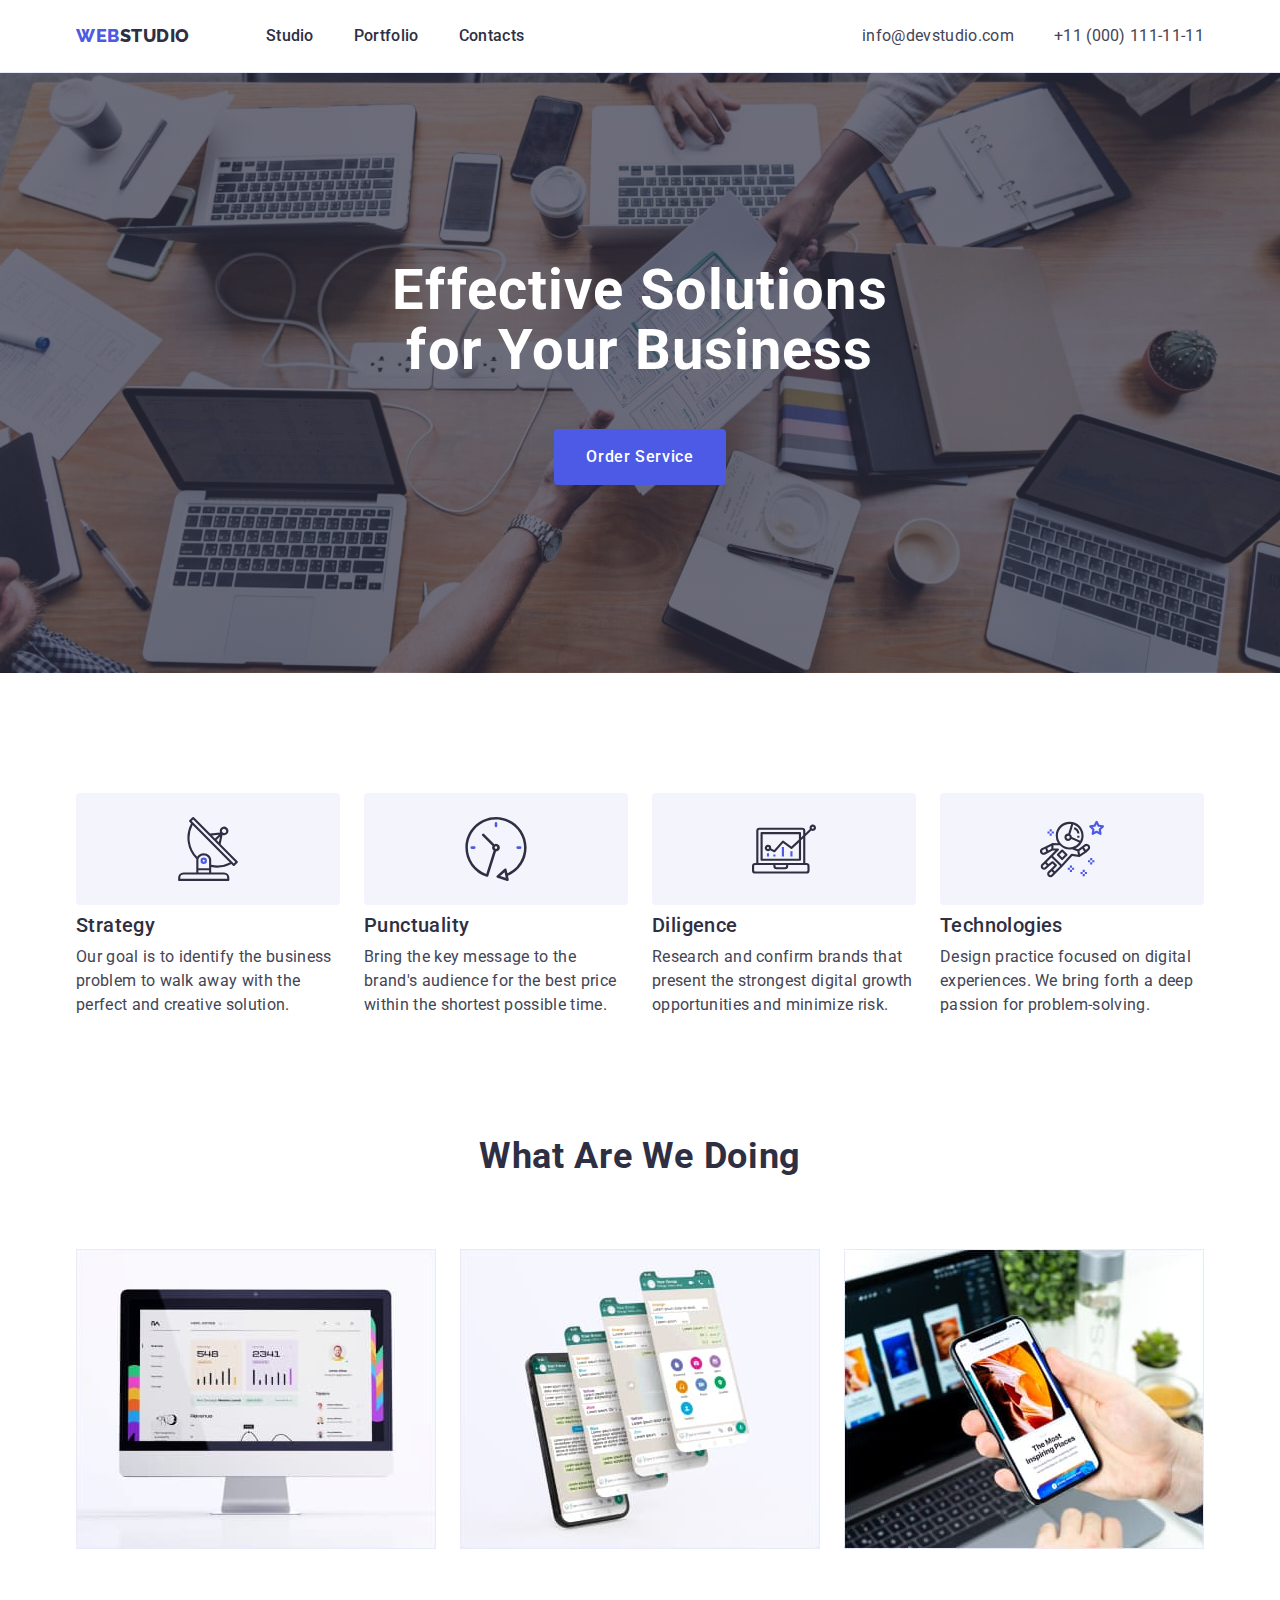
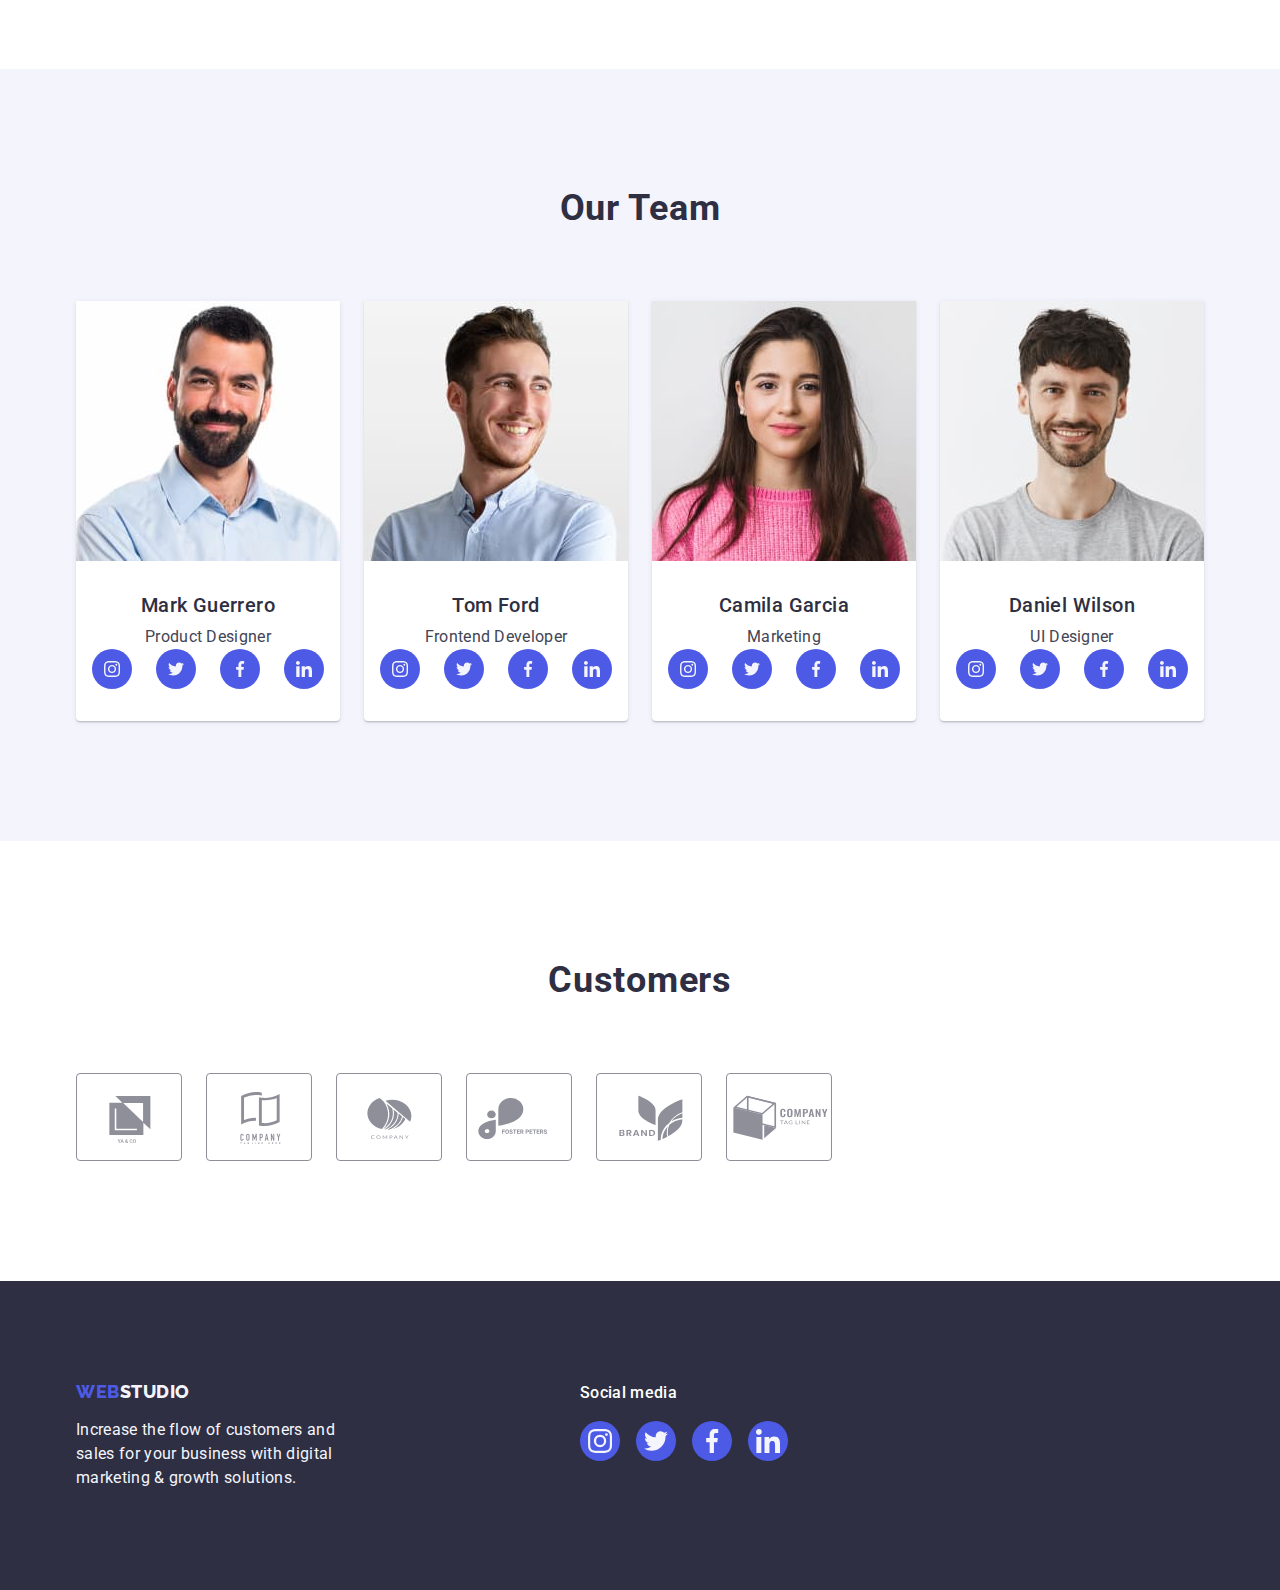
<file: index.html>
<!DOCTYPE html>
<html lang="en">

<head>
  <meta charset="UTF-8"/>
  <meta http-equiv="X-UA-Compatible" content="IE=edge"/>
  <meta name="viewport" content="width=device-width, initial-scale=1.0"/>
  <title>WebStudio</title>
  <link rel="preconnect" href="https://fonts.googleapis.com">
  <link rel="preconnect" href="https://fonts.gstatic.com" crossorigin>
  <link href="https://fonts.googleapis.com/css2?family=Raleway:wght@800&family=Roboto:wght@400;500;700;900&display=swap"
    rel="stylesheet">
  <link rel="stylesheet" href="https://cdnjs.cloudflare.com/ajax/libs/modern-normalize/1.1.0/modern-normalize.min.css">
  <link rel="stylesheet" href="./css/styles.css">
</head>

<body>
  <!-- Header -->
  <header class="header">
    <!-- Navigation -->
    <div class="navigation container">
      <nav class="nav-menu">
        <a href="./index.html" class="logo link">Web<span class="logo-header">Studio</span></a>
        <ul class="nav-list list">
          <li class="nav-list-item"><a href="./index.html" class="nav-link link">Studio</a></li>
          <li class="nav-list-item"><a href="./portfolio.html" class="nav-link link">Portfolio</a></li>
          <li class="nav-list-item"><a href="" class="nav-link link">Contacts</a></li>
        </ul>
      </nav>
      <!-- Contacts -->
      <address class="contacts">
        <ul class="contacts-list list">
          <li class="contacts-list-item"><a href="mailto:info@devstudio.com"
              class="contact-link link">info@devstudio.com</a></li>
          <li class="contacts-list-item"><a href="tel:+110001111111" class="contact-link link">+11 (000) 111-11-11</a>
          </li>
        </ul>
      </address>
    </div>
  </header>
  
  <!-- Main content -->
  <main>
    <!-- Hero -->
    <section class="hero">
      <div class="container">
        <h1 class="hero-title">Effective Solutions for Your Business</h1>
        <button type="button" class="hero-button">Order Service</button>
      </div>
    </section>
       <!-- Our benefits  -->
    <section class="section-benefits">
      <div class="container">
        <h2 class="section-title visually-hidden">Our benefits</h2>
        <ul class="benefits-list list">
          <li class="benefits-item">
                     
            <div class="bg-benefits-icon"> <svg class="features-icon" width="64" height="64">
              <use href="./images/icon.svg#icon-antenna-1"></use>
            </svg></div>
          
            <h3 class="benefit-title">Strategy</h3>
            <p class="benefit-text">
              Our goal is to identify the business problem to walk away with the
              perfect and creative solution.
            </p>
          </li>
          <li class="benefits-item">
            <div class="bg-benefits-icon"> <svg class="features-icon" width="64" height="64">
              <use href="./images/icon.svg#icon-clock-1"></use>
            </svg></div>

            <h3 class="benefit-title">Punctuality</h3>
            <p class="benefit-text">
              Bring the key message to the brand's audience for the best price
              within the shortest possible time.
            </p>
          </li>
          <li class="benefits-item">
            <div class="bg-benefits-icon"> <svg class="features-icon" width="64" height="64">
              <use href="./images/icon.svg#icon-diagram-1"></use>
            </svg></div>

            <h3 class="benefit-title">Diligence</h3>
            <p class="benefit-text">
              Research and confirm brands that present the strongest digital
              growth opportunities and minimize risk.
            </p>
          </li>
          <li class="benefits-item">
            <div class="bg-benefits-icon"> <svg class="features-icon" width="64" height="64">
              <use href="./images/icon.svg#icon-astronaut-1"></use>
            </svg></div>
            <h3 class="benefit-title">Technologies</h3>
            <p class="benefit-text">
              Design practice focused on digital experiences. We bring forth a
              deep passion for problem-solving.
            </p>
          </li>
        </ul>
      </div>
    </section>
    <!-- What are we doing -->
    <section class="section-work">
      <div class="container">
        <h2 class="section-title">What are we doing</h2>
        <ul class="work-list list">
          <li class="work-list-item">
            <img
                src="./images/what-are-we-doing/img-monitor.jpg"
                alt="website on a computer monitor"
                width="360"
                height="300"
              />
           </li>
          <li class="work-list-item">
            <img src="./images/what-are-we-doing/img-application.jpg" alt="application for smartphone" width="360" height="300" />
          </li>
          <li class="work-list-item">
            <img src="./images/what-are-we-doing/img-mobile-version.jpg" alt="mobile version of the website" width="360" height="300" />
          </li>
        </ul>
      </div>
    </section>
   <!-- Our Team -->
    <section class="section-team">
      <div class="container">
        <h2 class="section-title">Our Team</h2>
        <ul class="team-list list">
          <li class="team-item">
            <img src="./images/our-team/img-mark-guerrero.jpg"
              alt="A smiling man with dark hair, a short haircut and a thick beard with a mustache" width="264" height="260" />
            <div class="team-card-content">
              <h3 class="item-team-title">Mark Guerrero</h3>
              <p class="item-team-text">Product Designer</p>
              <ul class="social-list list">
                <li class="social-list-item">
                  <a class="social-link" href="" target="_blank" rel="noopener noreferrer" aria-label="Instagram icon">
                    <svg class="social-icon" width="16" height="16">
                      <use href="./images/icons.svg#icon-instagram"></use>
                    </svg>
                  </a>
                </li>
                <li class="social-list-item">
                  <a class="social-link" href="" target="_blank" rel="noopener noreferrer" aria-label="Twitter icon">
                    <svg class="social-icon" width="16" height="16">
                      <use href="./images/icons.svg#icon-twitter"></use>
                    </svg>
                  </a>
                </li>
                <li class="social-list-item">
                  <a class="social-link" href="" target="_blank" rel="noopener noreferrer" aria-label="Facebook icon">
                    <svg class="social-icon" width="16" height="16">
                      <use href="./images/icons.svg#icon-facebook"></use>
                    </svg>
                  </a>
                </li>
                <li class="social-list-item">
                  <a class="social-link" href="" target="_blank" rel="noopener noreferrer" aria-label="Linkedin icon">
                    <svg class="social-icon" width="16" height="16">
                      <use href="./images/icons.svg#icon-linkedin"></use>
                    </svg>
                  </a>
                </li>
              </ul>
            </div>
          </li>
          <li class="team-item">
            <img src="./images/our-team/img-tom-ford.jpg"
              alt="Smiling man with blond hair, a short haircut that is combed back and a beard with a mustache"
              width="264" height="260" />
            <div class="team-card-content">
              <h3 class="item-team-title">Tom Ford</h3>
              <p class="item-team-text">Frontend Developer</p>
              <ul class="social-list list">
                <li class="social-list-item">
                  <a class="social-link" href="" target="_blank" rel="noopener noreferrer" aria-label="Instagram icon">
                    <svg class="social-icon" width="16" height="16">
                      <use href="./images/icons.svg#icon-instagram"></use>
                    </svg>
                  </a>
                </li>
                <li class="social-list-item">
                  <a class="social-link" href="" target="_blank" rel="noopener noreferrer" aria-label="Twitter icon">
                    <svg class="social-icon" width="16" height="16">
                      <use href="./images/icons.svg#icon-twitter"></use>
                    </svg>
                  </a>
                </li>
                <li class="social-list-item">
                  <a class="social-link" href="" target="_blank" rel="noopener noreferrer" aria-label="Facebook icon">
                    <svg class="social-icon" width="16" height="16">
                      <use href="./images/icons.svg#icon-facebook"></use>
                    </svg>
                  </a>
                </li>
                <li class="social-list-item">
                  <a class="social-link" href="" target="_blank" rel="noopener noreferrer" aria-label="Linkedin icon">
                    <svg class="social-icon" width="16" height="16">
                      <use href="./images/icons.svg#icon-linkedin"></use>
                    </svg>
                  </a>
                </li>
              </ul>
            </div>
          </li>
          <li class="team-item">
            <img src="./images/our-team/img-camila-garcia.jpg" alt="Smiling woman with dark, long, straight hair"
              width="264" height="260" />
            <div class="team-card-content">
              <h3 class="item-team-title">Camila Garcia</h3>
              <p class="item-team-text">Marketing</p>

              <ul class="social-list list">
                <li class="social-list-item">
                  <a class="social-link" href="" target="_blank" rel="noopener noreferrer" aria-label="Instagram icon">
                    <svg class="social-icon" width="16" height="16">
                      <use href="./images/icons.svg#icon-instagram"></use>
                    </svg>
                  </a>
                </li>
                <li class="social-list-item">
                  <a class="social-link" href="" target="_blank" rel="noopener noreferrer" aria-label="Twitter icon">
                    <svg class="social-icon" width="16" height="16">
                      <use href="./images/icons.svg#icon-twitter"></use>
                    </svg>
                  </a>
                </li>
                <li class="social-list-item">
                  <a class="social-link" href="" target="_blank" rel="noopener noreferrer" aria-label="Facebook icon">
                    <svg class="social-icon" width="16" height="16">
                      <use href="./images/icons.svg#icon-facebook"></use>
                    </svg>
                  </a>
                </li>
                <li class="social-list-item">
                  <a class="social-link" href="" target="_blank" rel="noopener noreferrer" aria-label="Linkedin icon">
                    <svg class="social-icon" width="16" height="16">
                      <use href="./images/icons.svg#icon-linkedin"></use>
                    </svg>
                  </a>
                </li>
              </ul>
            </div>
          </li>
          <li class="team-item">
            <img src="./images/our-team/img-daniel-wilson.jpg"
              alt="A smiling man with short dark hair and a short beard with a mustache" width="264" height="260" />
            <div class="team-card-content">
              <h3 class="item-team-title">Daniel Wilson</h3>
              <p class="item-team-text">UI Designer</p> 

              <ul class="social-list list">
                <li class="social-list-item">
                  <a class="social-link" href="" target="_blank" rel="noopener noreferrer" aria-label="Instagram icon">
                    <svg class="social-icon" width="16" height="16">
                      <use href="./images/icons.svg#icon-instagram"></use>
                    </svg>
                  </a>
                </li>
                <li class="social-list-item">
                  <a class="social-link" href="" target="_blank" rel="noopener noreferrer" aria-label="Twitter icon">
                    <svg class="social-icon" width="16" height="16">
                      <use href="./images/icons.svg#icon-twitter"></use>
                    </svg>
                  </a>
                </li>
                <li class="social-list-item">
                  <a class="social-link" href="" target="_blank" rel="noopener noreferrer" aria-label="Facebook icon">
                    <svg class="social-icon" width="16" height="16">
                      <use href="./images/icons.svg#icon-facebook"></use>
                    </svg>
                  </a>
                </li>
                <li class="social-list-item">
                  <a class="social-link" href="" target="_blank" rel="noopener noreferrer" aria-label="Linkedin icon">
                    <svg class="social-icon" width="16" height="16">
                      <use href="./images/icons.svg#icon-linkedin"></use>
                    </svg>
                  </a>
                </li>
              </ul>
            </div>
          </li>
        </ul>
      </div>
    </section>
     <!-- Customers -->
     <section class="section-customers">
      <div class="container">
        <h2 class="section-title">Customers</h2>
        <ul class="customers-list list">
          <li class="customers-item"><a class="customers-link link" href="" target="_blank" rel="noreferrer noopener"
              aria-label="YA & CO icon">
              <svg class="customers-icon" width="104" height="56">
                <use href="./images/icons.svg#icon-company-logo-1"></use>
              </svg>
            </a></li>
          <li class="customers-item"><a class="customers-link link" href="" target="_blank" rel="noreferrer noopener"
              aria-label="Company Tagline Here icon"><svg class="customers-icon" width="104" height="56">
                <use href="./images/icons.svg#icon-company-logo-2"></use>
              </svg></a></li>

          <li class="customers-item"><a class="customers-link link" href="" target="_blank" rel="noreferrer noopener"
              aria-label="Company icon"><svg class="customers-icon" width="104" height="56">
                <use href="./images/icons.svg#icon-company-logo-3"></use>
              </svg></a></li>

          <li class="customers-item"><a class="customers-link link" href="" target="_blank" rel="noreferrer noopener"
              aria-label="Foster Peters icon"><svg class="customers-icon" width="104" height="56">
                <use href="./images/icons.svg#icon-company-logo-4"></use>
              </svg></a></li>

          <li class="customers-item"><a class="customers-link link" href="" target="_blank" rel="noreferrer noopener"
              aria-label="Brand icon"><svg class="customers-icon" width="104" height="56">
                <use href="./images/icons.svg#icon-company-logo-5"></use>
              </svg></a></li>

          <li class="customers-item"><a class="customers-link link" href="" target="_blank" rel="noreferrer noopener"
              aria-label="Company Tag Line icon"><svg class="customers-icon" width="104" height="56">
                <use href="./images/icons.svg#icon-company-logo-6"></use>
              </svg></a></li>
        </ul>
      </div>
    </section>
 </main>
 <!-- Footer -->
 <footer class="footer">
  <div class="container">
    <div class="footer-logo-text">
      <a href="./index.html" class="logo link"
        >Web<span class="logo-footer">Studio</span></a
      >
      <p class="footer-text">
        Increase the flow of customers and sales for your business with
        digital marketing &#38; growth solutions.
      </p>
    </div>
    <div>
      <p class="footer-social-text">Social media</p>
      
      <ul class="social-list list">
        <li class="social-list-item">
          <a
            class="social-link"
            href=""
            target="_blank"
            rel="noopener noreferrer"
            aria-label="Instagram icon"
            ><svg class="social-icon" width="24" height="24">
              <use href="./images/icons.svg#icon-instagram"></use></svg
          ></a>
        </li>
        <li class="social-list-item">
          <a
            class="social-link"
            href=""
            target="_blank"
            rel="noopener noreferrer"
            aria-label="Twitter icon"
            ><svg class="social-icon" width="24" height="24">
              <use href="./images/icons.svg#icon-twitter"></use></svg
          ></a>
        </li>
        <li class="social-list-item">
          <a
            class="social-link"
            href=""
            target="_blank"
            rel="noopener noreferrer"
            aria-label="Facebook icon"
            ><svg class="social-icon" width="24" height="24">
              <use href="./images/icons.svg#icon-facebook"></use></svg
          ></a>
        </li>
        <li class="social-list-item">
          <a
            class="social-link"
            href=""
            target="_blank"
            rel="noopener noreferrer"
            aria-label="Linkedin icon"
            ><svg class="social-icon" width="24" height="24">
              <use href="./images/icons.svg#icon-linkedin"></use></svg
          ></a>
        </li>
      </ul>
    </div>
  </div>
</footer>
</body>
</html>
</file>
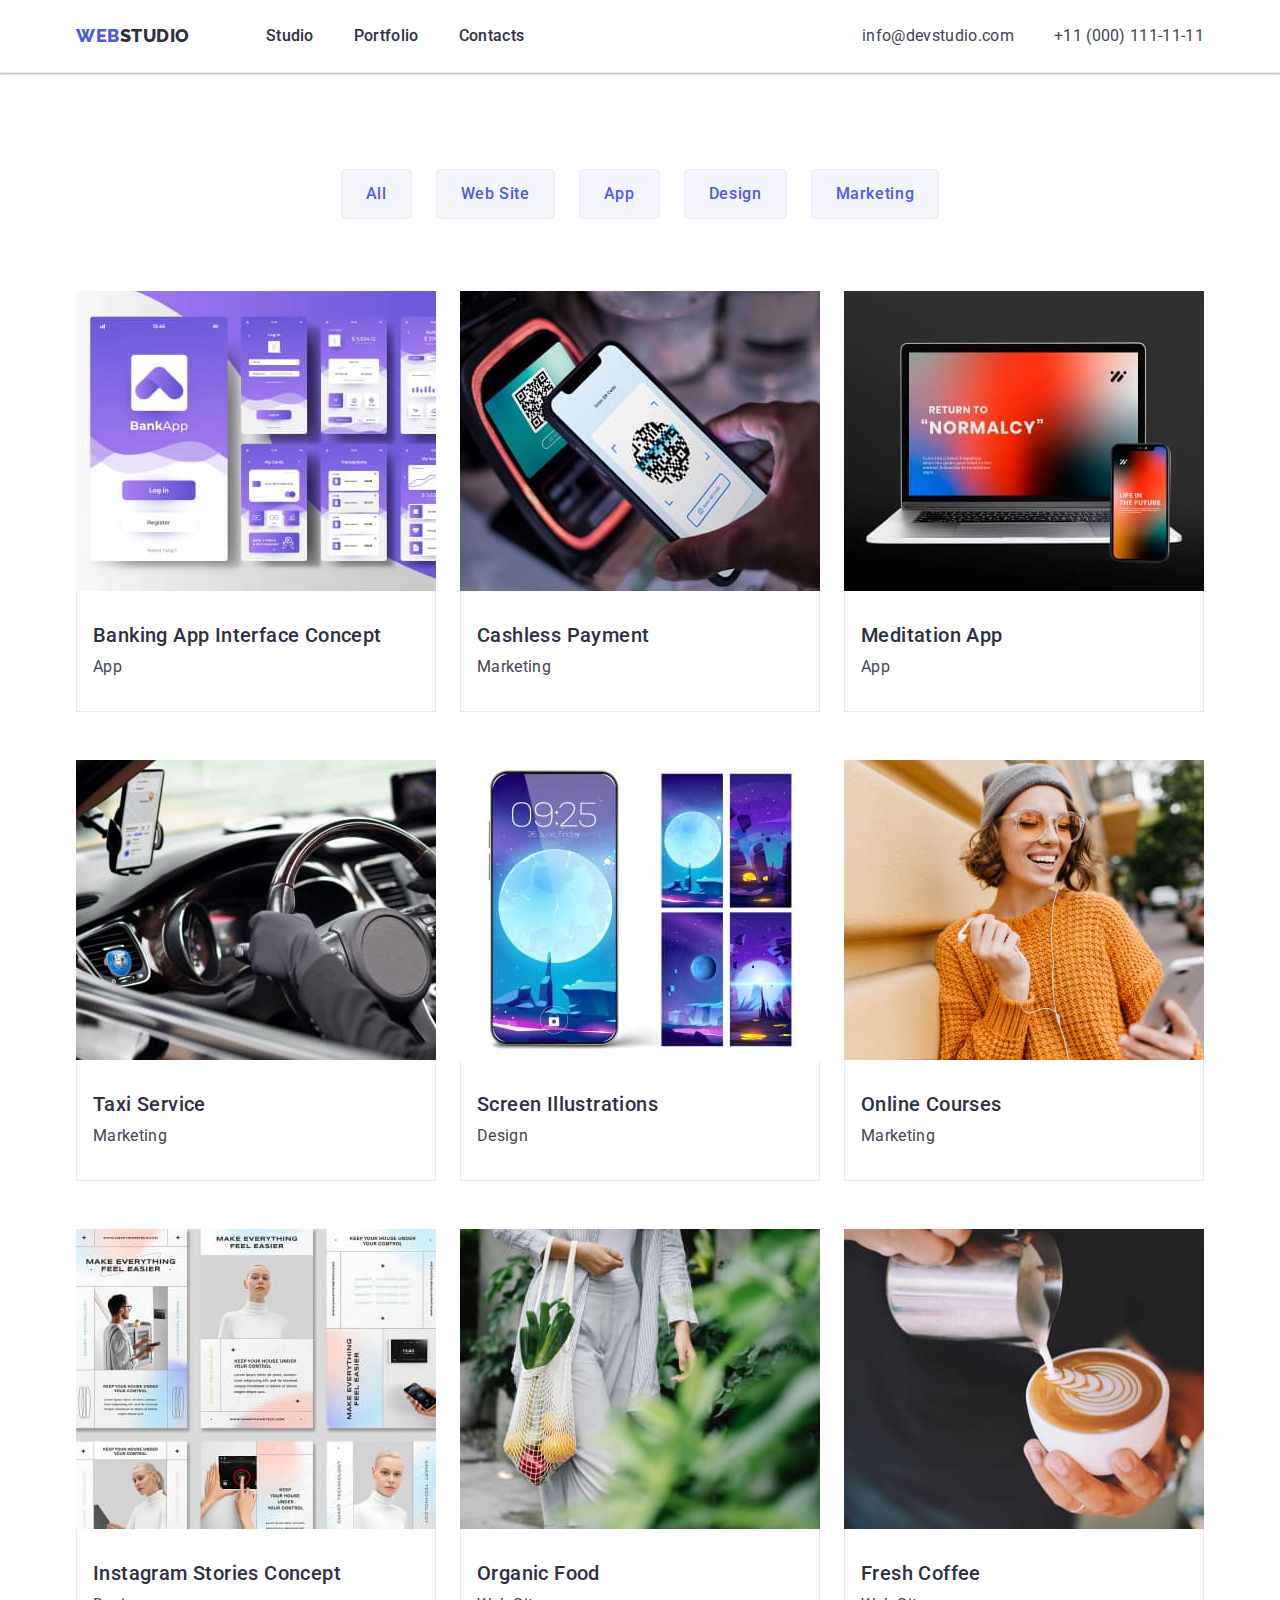
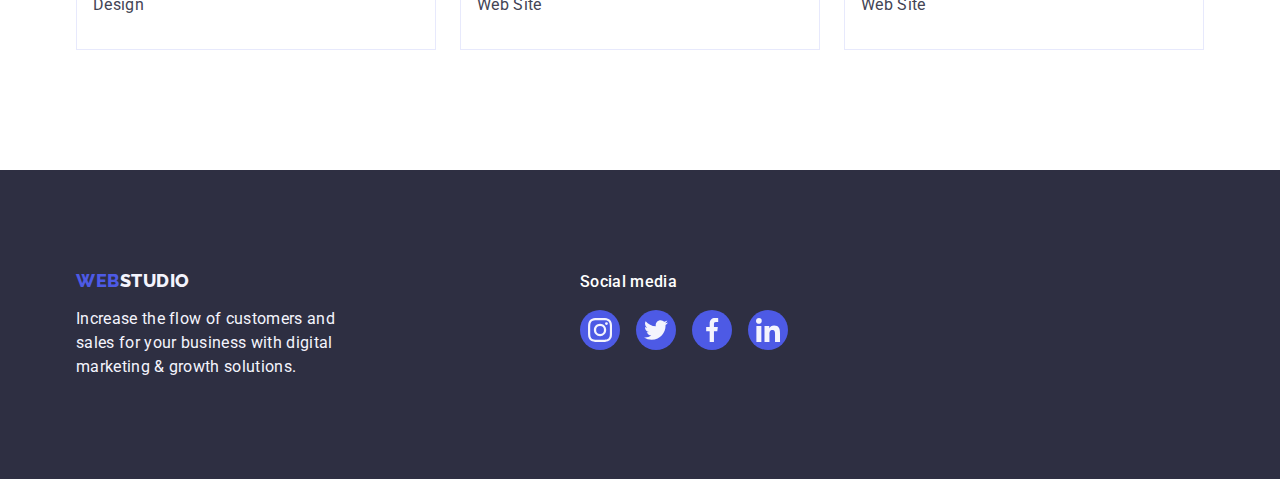
<file: portfolio.html>
<!DOCTYPE html>
<html lang="en">

<head>
    <meta charset="UTF-8" />
    <meta http-equiv="X-UA-Compatible" content="IE=edge" />
    <meta name="viewport" content="width=device-width, initial-scale=1.0" />
    <title>WebStudio</title>
    <link rel="preconnect" href="https://fonts.googleapis.com">
    <link rel="preconnect" href="https://fonts.gstatic.com" crossorigin>
    <link
        href="https://fonts.googleapis.com/css2?family=Raleway:wght@800&family=Roboto:wght@400;500;700;900&display=swap"
        rel="stylesheet">
    <link rel="stylesheet" href="https://cdnjs.cloudflare.com/ajax/libs/modern-normalize/1.1.0/modern-normalize.min.css">  
    <link rel="stylesheet" href="./css/styles.css">
</head>

<body>
    <!-- -----------------------Header -->
    <header class="header">
    <!-- Navigation -->
    <div class="navigation container">
      <nav class="nav-menu">
        <a href="./index.html" class="logo link">Web<span class="logo-header">Studio</span></a>
        <ul class="nav-list list">
          <li class="nav-list-item"><a href="./index.html" class="nav-link link">Studio</a></li>
          <li class="nav-list-item"><a href="./portfolio.html" class="nav-link link">Portfolio</a></li>
          <li class="nav-list-item"><a href="" class="nav-link link">Contacts</a></li>
        </ul>
      </nav>

      <!-- Contacts -->
      <address class="contacts">
        <ul class="contacts-list list">
          <li class="contacts-list-item"><a href="mailto:info@devstudio.com"
              class="contact-link link">info@devstudio.com</a></li>
          <li class="contacts-list-item"><a href="tel:+110001111111" class="contact-link link">+11 (000) 111-11-11</a>
          </li>
        </ul>
      </address>
    </div>
  </header>

    <!-- Main content -->
    <main>
        <section class="section-portfolio">
            <div class="container">
                <h1 class="visually-hidden">Portfolio</h1>
                <!-- Filtr -->
                <ul class="portfolio-filtr list">
                    <li class="portfolio-filtr-item"><button type="button" class="portfolio-filtr-button">All</button>
                    </li>
                    <li class="portfolio-filtr-item"><button type="button" class="portfolio-filtr-button">Web
                            Site</button></li>
                    <li class="portfolio-filtr-item"><button type="button" class="portfolio-filtr-button">App</button>
                    </li>
                    <li class="portfolio-filtr-item"><button type="button"
                            class="portfolio-filtr-button">Design</button></li>
                    <li class="portfolio-filtr-item"><button type="button"
                            class="portfolio-filtr-button">Marketing</button></li>
                </ul>
                <!-- Portfolio gallery -->
                <ul class="portfolio-list list">
                    <li class="portfolio-list-item">
                        <a href="" class="portfolio-link link"><img src="./images/page-portfolio/img-8.jpg"
                                alt="Screenshots of the design of the banking application." width="360" height="300">
                            <div class="portfolio-card-content">
                                <h2 class="portfolio-title">Banking App Interface Concept</h2>
                                <p class="portfolio-text">App</p>
                            </div>
                        </a>
                    </li>
                    <li class="portfolio-list-item">
                        <a href="" class="portfolio-link link"><img src="./images/page-portfolio/img-7.jpg"
                                alt="A man's hand holds a smartphone that scans a qr-code to make a cashless payment."
                                width="360" height="300">
                            <div class="portfolio-card-content">
                                <h2 class="portfolio-title">Cashless Payment</h2>
                                <p class="portfolio-text">Marketing</p>
                            </div>
                        </a>
                    </li>
                    <li class="portfolio-list-item">
                        <a href="" class="portfolio-link link"><img src="./images/page-portfolio/img-6.jpg"
                                alt="The meditation site is displayed on the laptop, and the application of this site
                                      on the smartphone is displayed next to it."
                                width="360" height="300">
                            <div class="portfolio-card-content">
                                <h2 class="portfolio-title">Meditation App</h2>
                                <p class="portfolio-text">App</p>
                            </div>
                        </a>
                    </li>
                    <li class="portfolio-list-item">
                        <a href="" class="portfolio-link link"><img src="./images/page-portfolio/img-5.jpg"
                                alt="The driver in gloves holds the steering wheel, and a holder with a smartphone, which displays 
                                an application for taxi drivers, is fixed on the windshield."
                                width="360" height="300">
                            <div class="portfolio-card-content">
                                <h2 class="portfolio-title">Taxi Service</h2>
                                <p class="portfolio-text">Marketing</p>
                            </div>
                        </a>
                    </li>
                    <li class="portfolio-list-item">
                        <a href="" class="portfolio-link link"><img src="./images/page-portfolio/img-4.jpg"
                                alt="Smartphone and screenshots showing the theme of the device with the moon, rocks and stones."
                                width="360" height="300">
                            <div class="portfolio-card-content">
                                <h2 class="portfolio-title">Screen Illustrations</h2>
                                <p class="portfolio-text">Design</p>
                            </div>
                        </a>
                    </li>
                    <li class="portfolio-list-item">
                        <a href="" class="portfolio-link link"><img src="./images/page-portfolio/img-3.jpg"
                                alt="A smiling woman in sunglasses, a gray cap, and a knitted orange sweater stands on the street and, 
                                     holding a smartphone in her hand, communicates via online communication."
                                width="360" height="300">
                            <div class="portfolio-card-content">
                                <h2 class="portfolio-title">Online Courses</h2>
                                <p class="portfolio-text">Marketing</p>
                            </div>
                        </a>
                    </li>
                    <li class="portfolio-list-item">
                        <a href="" class="portfolio-link link"><img src="./images/page-portfolio/img-2.jpg"
                                alt="screenshots of the smart technologies website design." width="360" height="300">
                            <div class="portfolio-card-content">
                                <h2 class="portfolio-title">Instagram Stories Concept</h2>
                                <p class="portfolio-text">Design</p>
                            </div>
                        </a>
                    </li>
                    <li class="portfolio-list-item">
                        <a href="" class="portfolio-link link"><img src="./images/page-portfolio/img-1.jpg"
                                alt="A woman in light-colored clothes walks with a bent hand, on which hangs a woven bag
                                 with vegetables."
                                width="360" height="300">
                            <div class="portfolio-card-content">
                                <h2 class="portfolio-title">Organic Food</h2>
                                <p class="portfolio-text">Web Site</p>
                            </div>
                        </a>
                    </li>
                    <li class="portfolio-list-item">
                        <a href="" class="portfolio-link link"><img src="./images/page-portfolio/img.jpg"
                                alt="The barista holds a cup of coffee in his left hand and pours milky coffee with his 
                                right hand, creating a pattern."
                                width="360" height="300">
                            <div class="portfolio-card-content">
                                <h2 class="portfolio-title">Fresh Coffee</h2>
                                <p class="portfolio-text">Web Site</p>
                            </div>
                        </a>
                    </li>
                </ul>
            </div>
        </section>
    </main>
    <!-- Footer -->
    <footer class="footer">
        <div class="container">
            <div class="footer-logo-text"><a href="./index.html" class="logo link">Web<span class="logo-footer">Studio</span></a>
                <p class="footer-text">
                    Increase the flow of customers and sales for your business with digital
                    marketing &#38; growth solutions.
                </p>
            </div>
            <div>
                <p class="footer-social-text">Social media</p>
                <ul class="social-list list">
                    <li class="social-list-item"><a class="social-link" href="" target="_blank"
                            rel="noopener noreferrer" aria-label="Instagram icon"><svg class="social-icon" width="24"
                                height="24">
                                <use href="./images/icons.svg#icon-instagram"></use>
                            </svg></a></li>
                    <li class="social-list-item"><a class="social-link" href="" target="_blank"
                            rel="noopener noreferrer" aria-label="Twitter icon"><svg class="social-icon" width="24"
                                height="24">
                                <use href="./images/icons.svg#icon-twitter"></use>
                            </svg></a></li>
                    <li class="social-list-item"><a class="social-link" href="" target="_blank"
                            rel="noopener noreferrer" aria-label="Facebook icon"><svg class="social-icon" width="24"
                                height="24">
                                <use href="./images/icons.svg#icon-facebook"></use>
                            </svg></a></li>
                    <li class="social-list-item"><a class="social-link" href="" target="_blank"
                            rel="noopener noreferrer" aria-label="Linkedin icon"><svg class="social-icon" width="24"
                                height="24">
                                <use href="./images/icons.svg#icon-linkedin"></use>
                            </svg></a></li>
                </ul>
            </div>
        </div>
    </footer>
</body>
</html>
</file>
<file: css/styles.css>
:root {
  --color-iris: #4d5ae5;
  --color-ocean: #404bbf;
  --color-navy-blue: #2e2f42;
  --color-green: #31d0aa;
  --color-slate: #434455;
  --color-light-slate: #8e8f99;
  --color-cornflower: #e7e9fc;
  --color-cloud: #f4f4fd;
  --color-navy-blue-modal: #2e2f42;
  --color-grey: #2e2f42;
  --color-white: #ffffff;
  --color-dairy: #fcfcfc;
  --font-primary: Roboto, sans-serif;
  --font-secondary: Raleway, sans-serif;
}
/* General styles */

img {
  display: block;
}
.link {
  text-decoration: none;
}
.list {
  list-style: none;
  padding: 0;
  margin: 0;
}
.section-title {
  margin-top: 0;
  margin-right: auto;
  margin-bottom: 72px;
  margin-left: auto;

  color: var(--color-navy-blue);
  font-size: 36px;
  line-height: 1.11;
  text-align: center;
  letter-spacing: 0.02em;
  text-transform: capitalize;
}

.container {
  width: 1158px;
  padding-left: 15px;
  padding-right: 15px;
  margin: 0 auto;
}

/* Body */
body {
  font-family: var(--font-primary);
  color: var(--color-slate);
  background-color: var(--color-white);
}
/* --------------Header----------- */
.header {
  border-bottom: 1px solid;
  border-bottom-color: var(--color-cornflower);
  box-shadow: 0 2px 1px 0 rgba(46, 47, 66, 0.08),
  0 1px 1px 0 rgba(46, 47, 66, 0.16), 0 1px 6px 0 rgba(46, 47, 66, 0.08);
}
/* Logo */
.logo {
  display: inline-block;
  font-family: var(--font-secondary);
  font-weight: 800;
  color: var(--color-iris);
  font-size: 18px;
  line-height: 1.17;
  letter-spacing: 0.03em;
  text-transform: uppercase;
}
.nav-menu .logo {
  align-items: center;
  margin-right: 76px;
}
.logo-header {
  color: var(--color-navy-blue);
}
.logo-footer {
  color: var(--color-cloud);
}

/* Navigation */
.navigation {
  display: flex;
  align-items: center;
}
.nav-menu {
  display: flex;
  align-items: center;
}

.nav-list {
  display: flex;
  gap: 40px;
}
/* .nav-list-item {
  margin-right: 40px;
}
.nav-list-item:last-child {
  margin-right: 0;
} */

.nav-link {
  display: block;
  padding-top: 24px;
  padding-bottom: 24px;
  font-weight: 500;
  color: var(--color-navy-blue);
  line-height: 1.5;
  letter-spacing: 0.02em;
}
.nav-link:hover,
.nav-link:focus,
.contact-link:hover,
.contact-link:focus {
  color: var(--color-ocean);
}

/* Contacts */
.contacts {
  margin-left: auto;
}

.contacts-list {
  display: flex;
  gap: 40px;
}

/* .contacts-list-item {
  margin-right: 40px;
}
.contacts-list-item:last-child {
  margin-right: 0;
} */

.contacts .contacts-list-item {
  font-style: normal;
}
.contact-link {
  color: var(--color-slate);
  line-height: 1.5;
  letter-spacing: 0.02em;
}

/* Hero */
.hero {
  max-width: 1440px;
  margin-left: auto;
  margin-right: auto;
  background-image: linear-gradient(
      rgba(46, 47, 66, 0.7),
      rgba(46, 47, 66, 0.7)
    ),
    url(../images/hero/people-office-1.jpg);
  background-repeat: no-repeat;
  background-position: center;
  background-size: cover;
  
  background-color: var(--color-navy-blue);
  padding: 188px 0;
}
/* .hero .container {
  text-align: center;
} */

.hero-title {
  max-width: 496px;
  color: var(--color-white);
  font-size: 56px;
  line-height: 1.07;
  text-align: center;
  letter-spacing: 0.02em;
  margin-top: 0;
  margin-right: auto;
  margin-left: auto;
  margin-bottom: 48px;
}
.hero-button {
  display: block;
  min-width: 169px;
  border: none;
  border-radius: 4px;
  padding: 16px 32px;
  margin-top: 0;
  margin-right: auto;
  margin-bottom: 0;
  margin-left: auto;
  font-family: inherit;
  font-weight: 500;
  color: var(--color-white);
  background-color: var(--color-iris);
  font-size: 16px;
  line-height: 1.5;
  letter-spacing: 0.04em;
  cursor: pointer;
}
.hero-button:hover,
.hero-button:focus {
  background-color: var(--color-ocean);
}

/* Our benefits */

.visually-hidden {
  position: absolute;
  width: 1px;
  height: 1px;
  margin: -1px;
  border: 0;
  padding: 0;

  white-space: nowrap;
  clip-path: inset(100%);
  clip: rect(0 0 0 0);
  overflow: hidden;
}

.section-benefits {
  padding: 120px 0;
}

.benefits-list {
  display: flex;
  gap: 24px;
}
/* .benefits-item {
  margin-right: 24px;
} */
/* .benefits-item:last-child {
  margin-right: 0;
} */
.benefits-item {
  width: calc((100%-72px) / 4);
}

.bg-benefits-icon {
  margin-bottom: 8px;
  padding: 24px 100px;
  display: flex;
  justify-content: center;
  align-items: center;
  background-color: var(--color-cloud);
  border-radius: 4px;
}

.benefit-title {
  padding: 0;
  margin-top: 0;
  margin-bottom: 8px;
  font-weight: 500;
  color: var(--color-navy-blue);
  font-size: 20px;
  line-height: 1.2;
  letter-spacing: 0.02em;
}
.benefit-text {
  padding: 0;
  margin: 0;
  font-size: 16px;
  line-height: 1.5;
  letter-spacing: 0.02em;
}

/* Work section */
.section-work {
  padding-bottom: 120px;
}

.work-list {
  display: flex;
  gap: 24px;
}
.work-list-item {
  /* margin-right: 24px; */
  width: calc((100%-48px) / 3);
}
/* .work-list-item:last-child {
  margin-right: 0;
} */

/* Our team */
.section-team {
  padding: 120px 0;
  background-color: var(--color-cloud);
}
.team-list {
  display: flex;
  gap: 24px;
}
.team-item {
  width: calc((100%-72px) / 4);
  /* margin-right: 24px; */
  background-color: var(--color-white);
  border-radius: 0 0 4px 4px;
  box-shadow: 0px 2px 1px 0px rgba(46, 47, 66, 0.08),
    0px 1px 1px 0px rgba(46, 47, 66, 0.16),
    0px 1px 6px 0px rgba(46, 47, 66, 0.08);
}
/* .team-item:last-child {
  margin-right: 0;
} */
.team-card-content {
  padding: 32px 16px;
  border-radius: 0 0 4px 4px;
}
.item-team-title {
  margin-top: 0;
  margin-bottom: 8px;
  font-weight: 500;
  color: var(--color-navy-blue);
  font-size: 20px;
  line-height: 1.2;
  letter-spacing: 0.02em;
  text-align: center;
}
.item-team-text {
  margin-top: 0;
  margin-bottom: 0;
  color: var(--color-slate);
  font-size: 16px;
  line-height: 1.5;
  letter-spacing: 0.02em;
  text-align: center;
}

/*--- Social links styles-- */
.social-list {
  display: flex;
  justify-content: center;
  align-items: center;
}

.team-item .social-list {
  gap: 24px;
}

.social-list-item {
  width: 40px;
  height: 40px;
}

.social-link {
  display: flex;
  justify-content: center;
  align-items: center;
  width: 100%;
  height: 100%;
  background-color: var(--color-iris);
  border-radius: 50%;
  color: var(--color-cloud);
}

.team-item .social-link:hover,
.team-item .social-link:focus {
  background-color: var(--color-ocean);
}

.social-icon {
  fill: currentColor;
}
/* Customers */
.section-customers {
  padding: 120px 0;
}

.customers-list {
  display: flex;
  align-items: center;
  gap: 24px;
}

.customers-item {
  width: calc((100%-120px) / 6);
  height: 88px;
}

.customers-link {
  display: flex;
  justify-content: center;
  align-items: center;
  width: 100%;
  height: 100%;
  background-color: var(--color-white);
  border: 1px solid;
  border-color: var(--color-light-slate);
  border-radius: 4px;
  color: var(--color-light-slate);
}
.customers-link:hover,
.customers-link:focus,
.customers-link:active {
  border-color: var(--color-ocean);
  color: var(--color-ocean);
}
.customers-icon {
  fill: currentColor;
}

/* Footer */
.footer {
  padding: 100px 0;
  background-color: var(--color-navy-blue);
}

.footer .container {
  display: flex;
  gap: 120px;
  align-items: baseline;
}
.footer-logo-text{
  margin-right: 120px
}

.footer .logo {
  margin-bottom: 16px;
}
.footer-text {
  max-width: 264px;
  margin-top: 0;
  margin-bottom: 0;
  color: var(--color-cloud);
  font-size: 16px;
  line-height: 1.5;
  letter-spacing: 0.02em;
}

.footer-social-text {
  margin-top: 0;
  margin-bottom: 16px;
  font-weight: 500;
  font-size: 16px;
  line-height: 1.5;
  letter-spacing: 0.02em;
  color: var(--color-white);
}

.footer .social-list {
  gap: 16px;
}

.footer .social-link:hover,
.footer .social-link:focus,
.footer .social-link:active {
  background-color: var(--color-green);
}

/* ----Portfolio------- */
.section-portfolio {
  padding: 96px 0 120px;
}

/* Portfolio filtr */
.portfolio-filtr {
  justify-content: center;
  display: flex;
  margin-bottom: 72px;
  gap: 24px;
}
/* .portfolio-filtr-item {
  margin-right: 24px;
}
.portfolio-filtr-item:last-child {
  margin-right: 0;
} */
.portfolio-filtr-button {
  border-radius: 4px;
  border: 1px solid;
  border-color: var(--color-cornflower);
  padding: 12px 24px;
  font-family: inherit;
  font-weight: 500;
  color: var(--color-iris);
  background-color: var(--color-cloud);
  font-size: 16px;
  line-height: 1.5;
  letter-spacing: 0.04em;
  cursor: pointer;
}

.portfolio-filtr-button:hover,
.portfolio-filtr-button:focus {
  border: 1px solid;
  border-color: transparent;
  color: var(--color-white);
  background-color: var(--color-ocean);
  box-shadow: 0px 2px 2px 0px rgba(0, 0, 0, 0.12),
    0px 2px 1px 0px rgba(0, 0, 0, 0.08), 0px 3px 1px 0px rgba(0, 0, 0, 0.1);
}
/* Portfolio gallery */
.portfolio-list {
  display: flex;
  flex-wrap: wrap;
  gap: 24px;
  row-gap: 48px;
}

.portfolio-link {
  display: block;
}

.portfolio-link:hover,
.portfolio-link:focus {
  box-shadow: 0 2px 1px 0 rgba(46, 47, 66, 0.08),
    0 1px 1px 0 rgba(46, 47, 66, 0.16), 0 1px 6px 0 rgba(46, 47, 66, 0.08);
}
/* .portfolio-list-item {
  margin-bottom: 48px;
  margin-right: 24px;
}
.portfolio-list-item:nth-child(3n) {
  margin-right: 0;
}
.portfolio-list-item:nth-last-child(-n + 3) {
  margin-bottom: 0;
} */
.portfolio-card-content {
  border: 1px solid;
  border-color: var(--color-cornflower);
  border-top: none;
  padding: 32px 16px;
}
.portfolio-title {
  margin-top: 0;

  margin-bottom: 8px;
  font-weight: 500;
  color: var(--color-navy-blue);
  font-size: 20px;
  line-height: 1.2;
  letter-spacing: 0.02em;
}
.portfolio-text {
  margin-top: 0;
  margin-bottom: 0;
  color: var(--color-slate);
  font-size: 16px;
  line-height: 1.5;
  letter-spacing: 0.02em;
}
</file>
